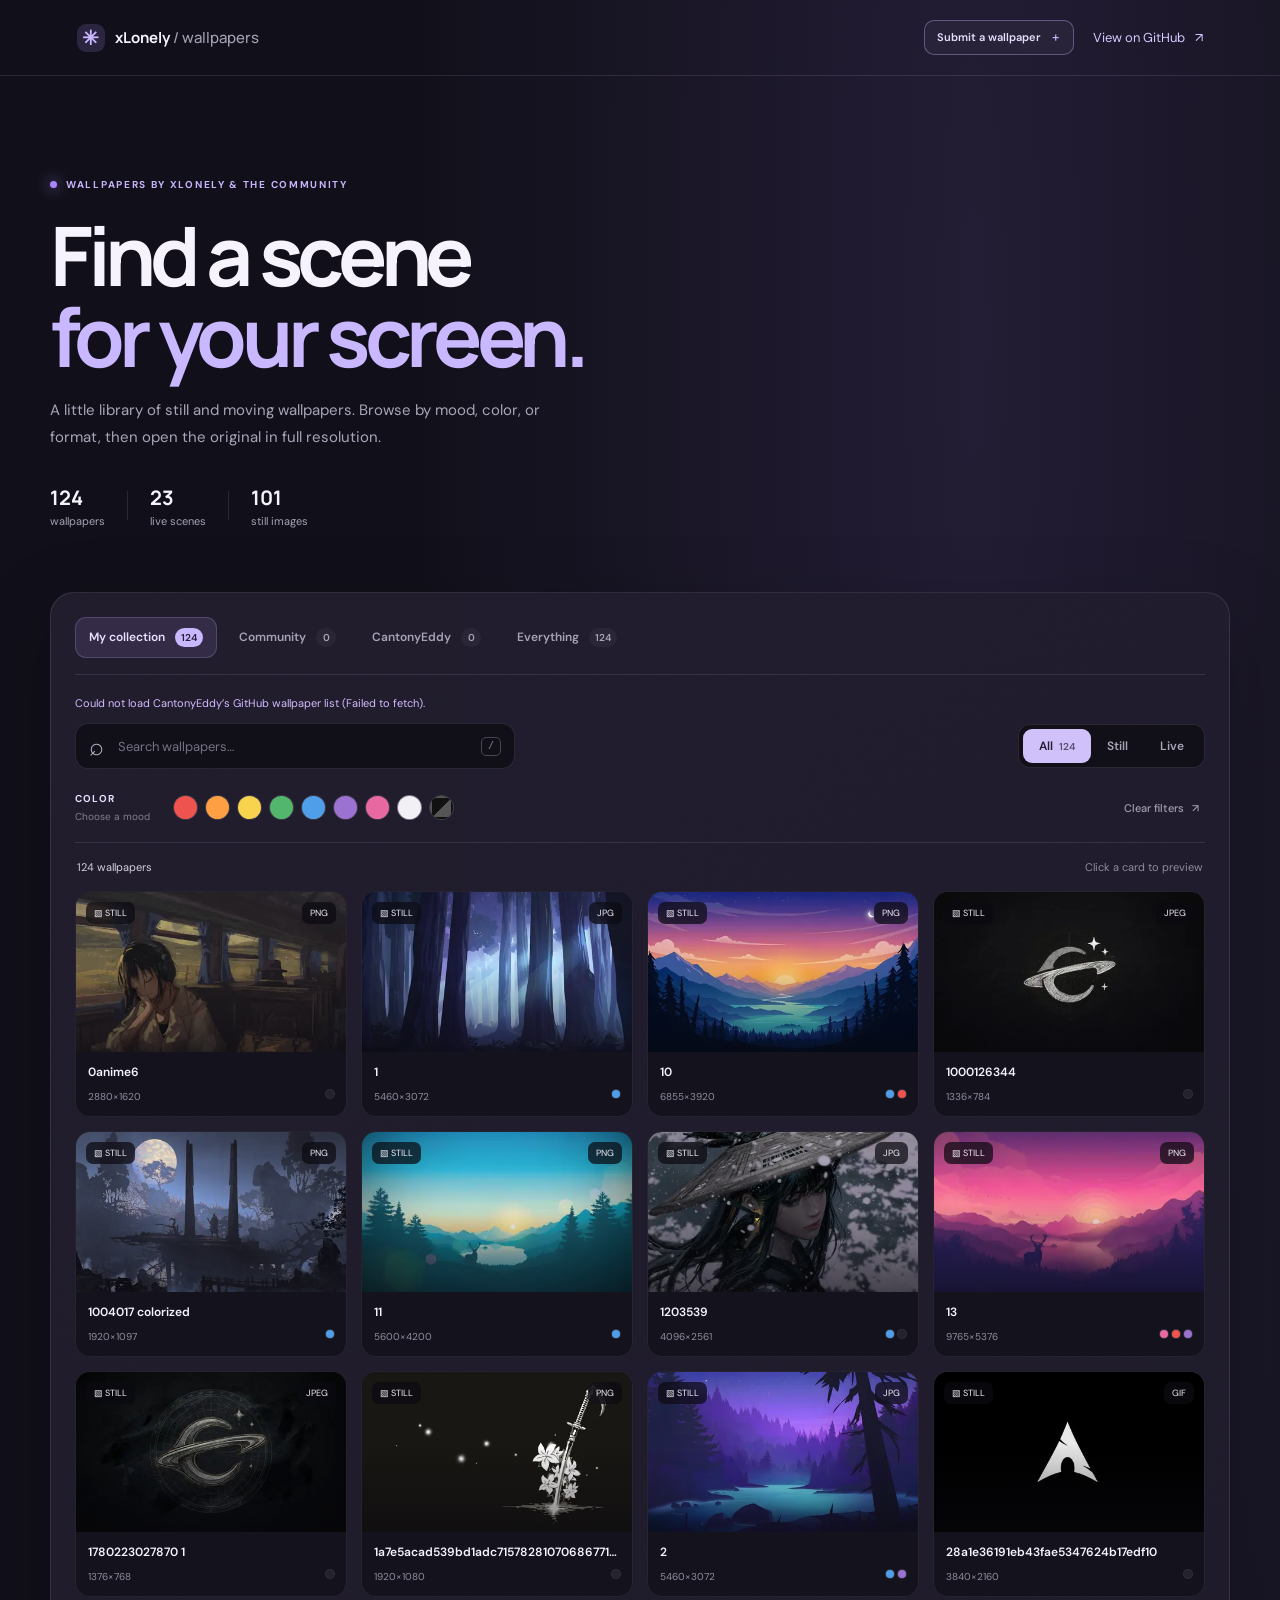
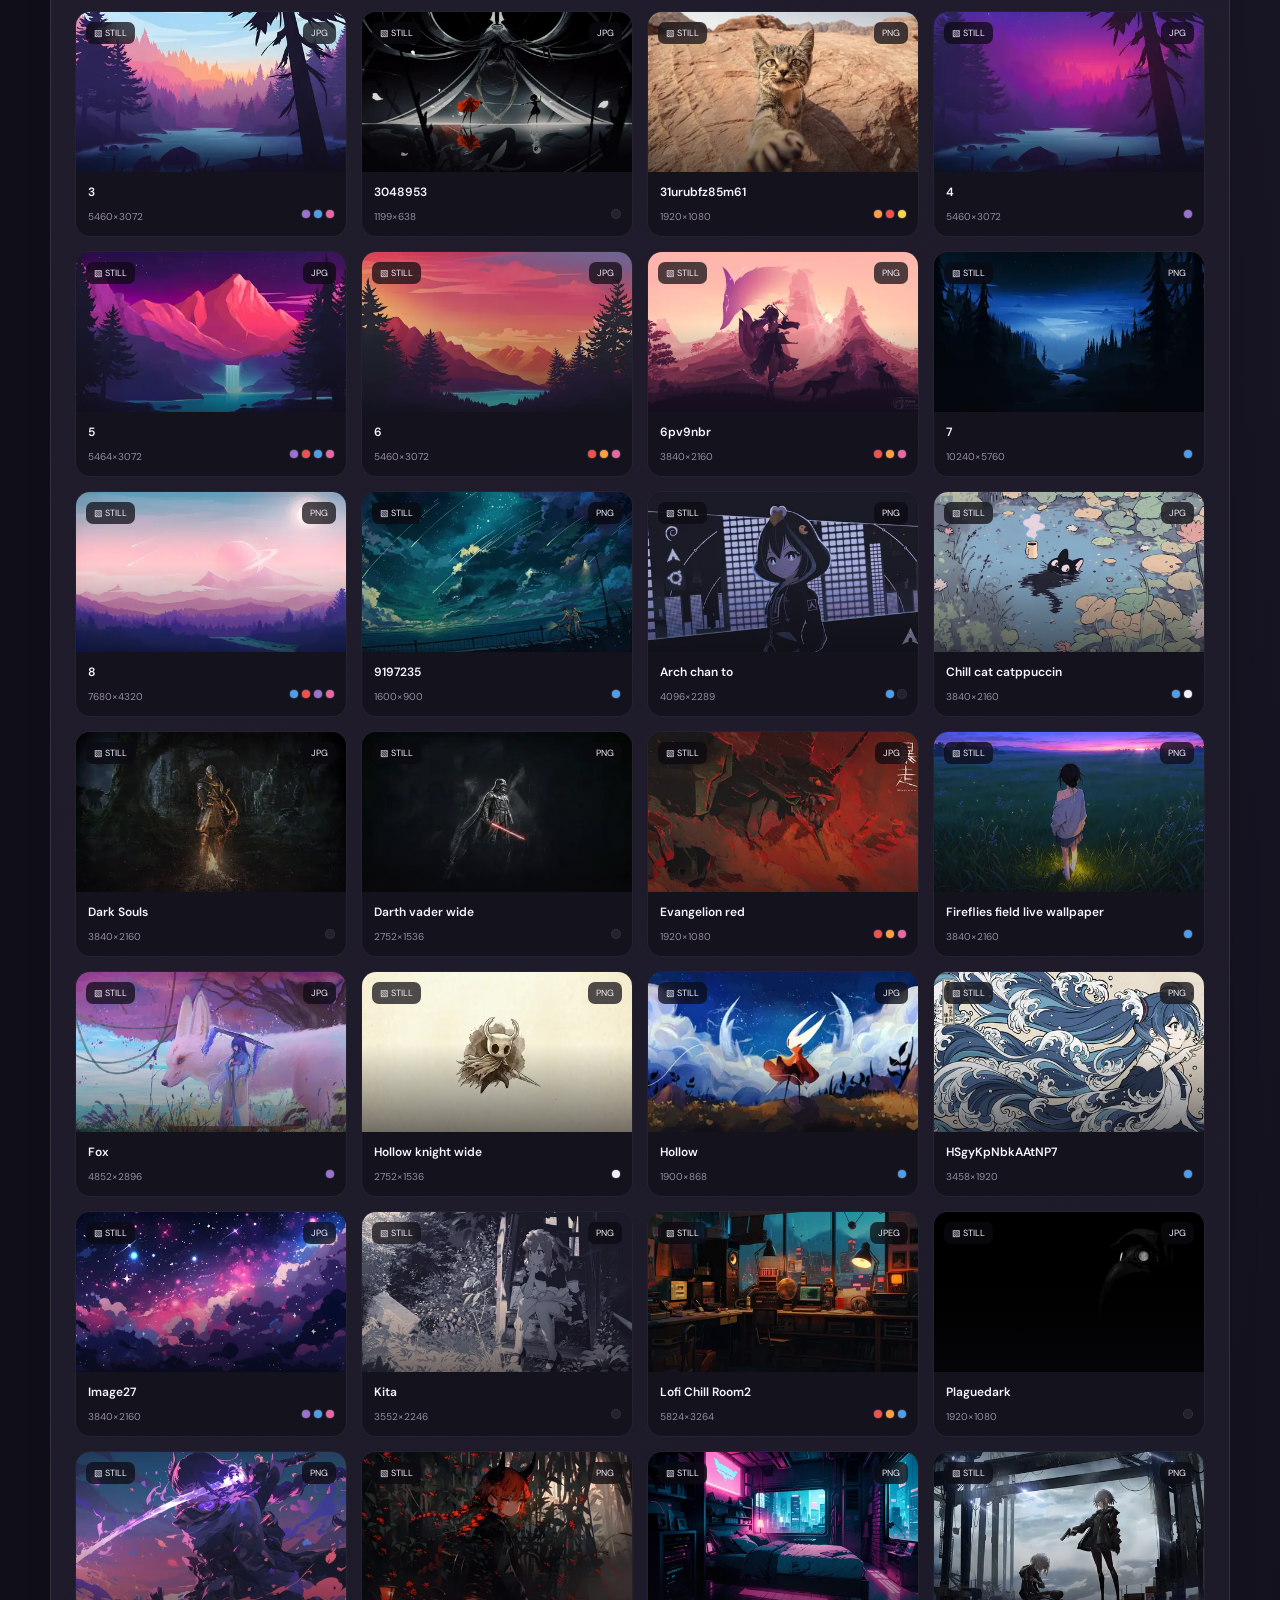
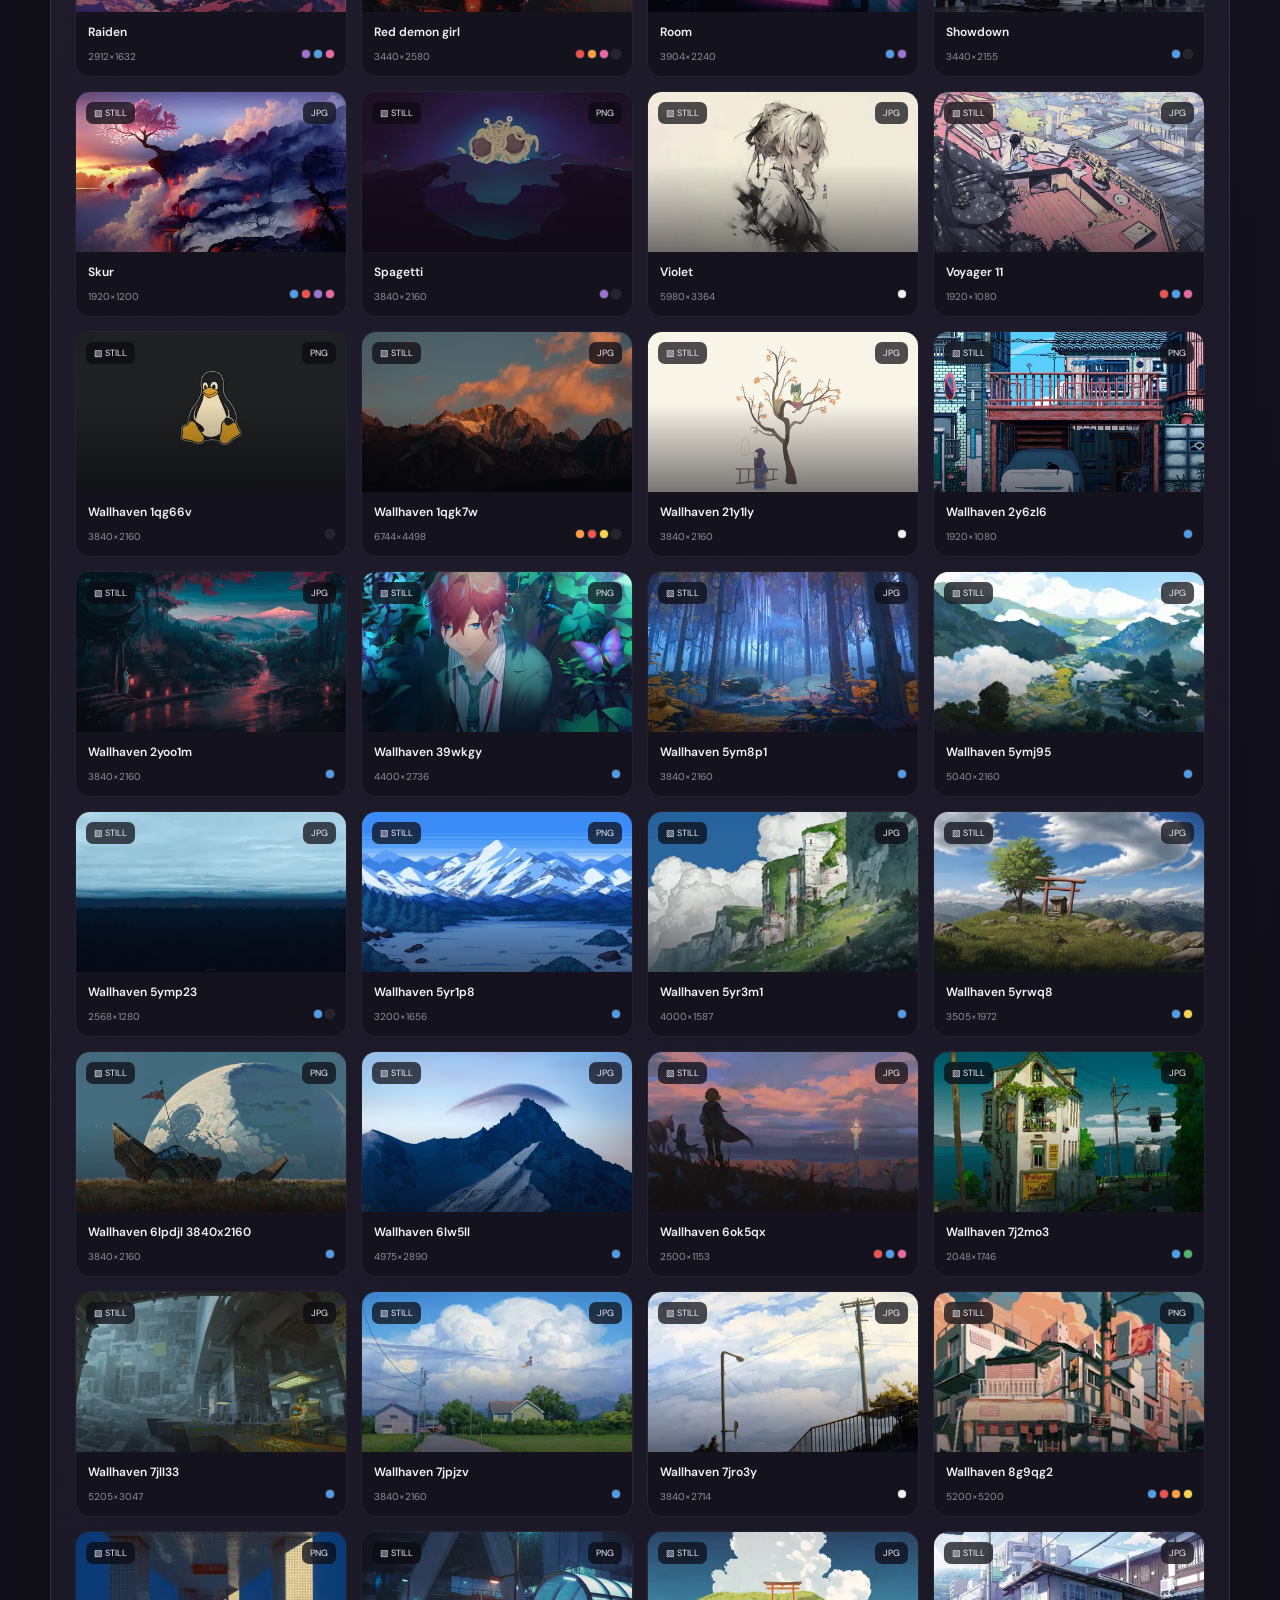
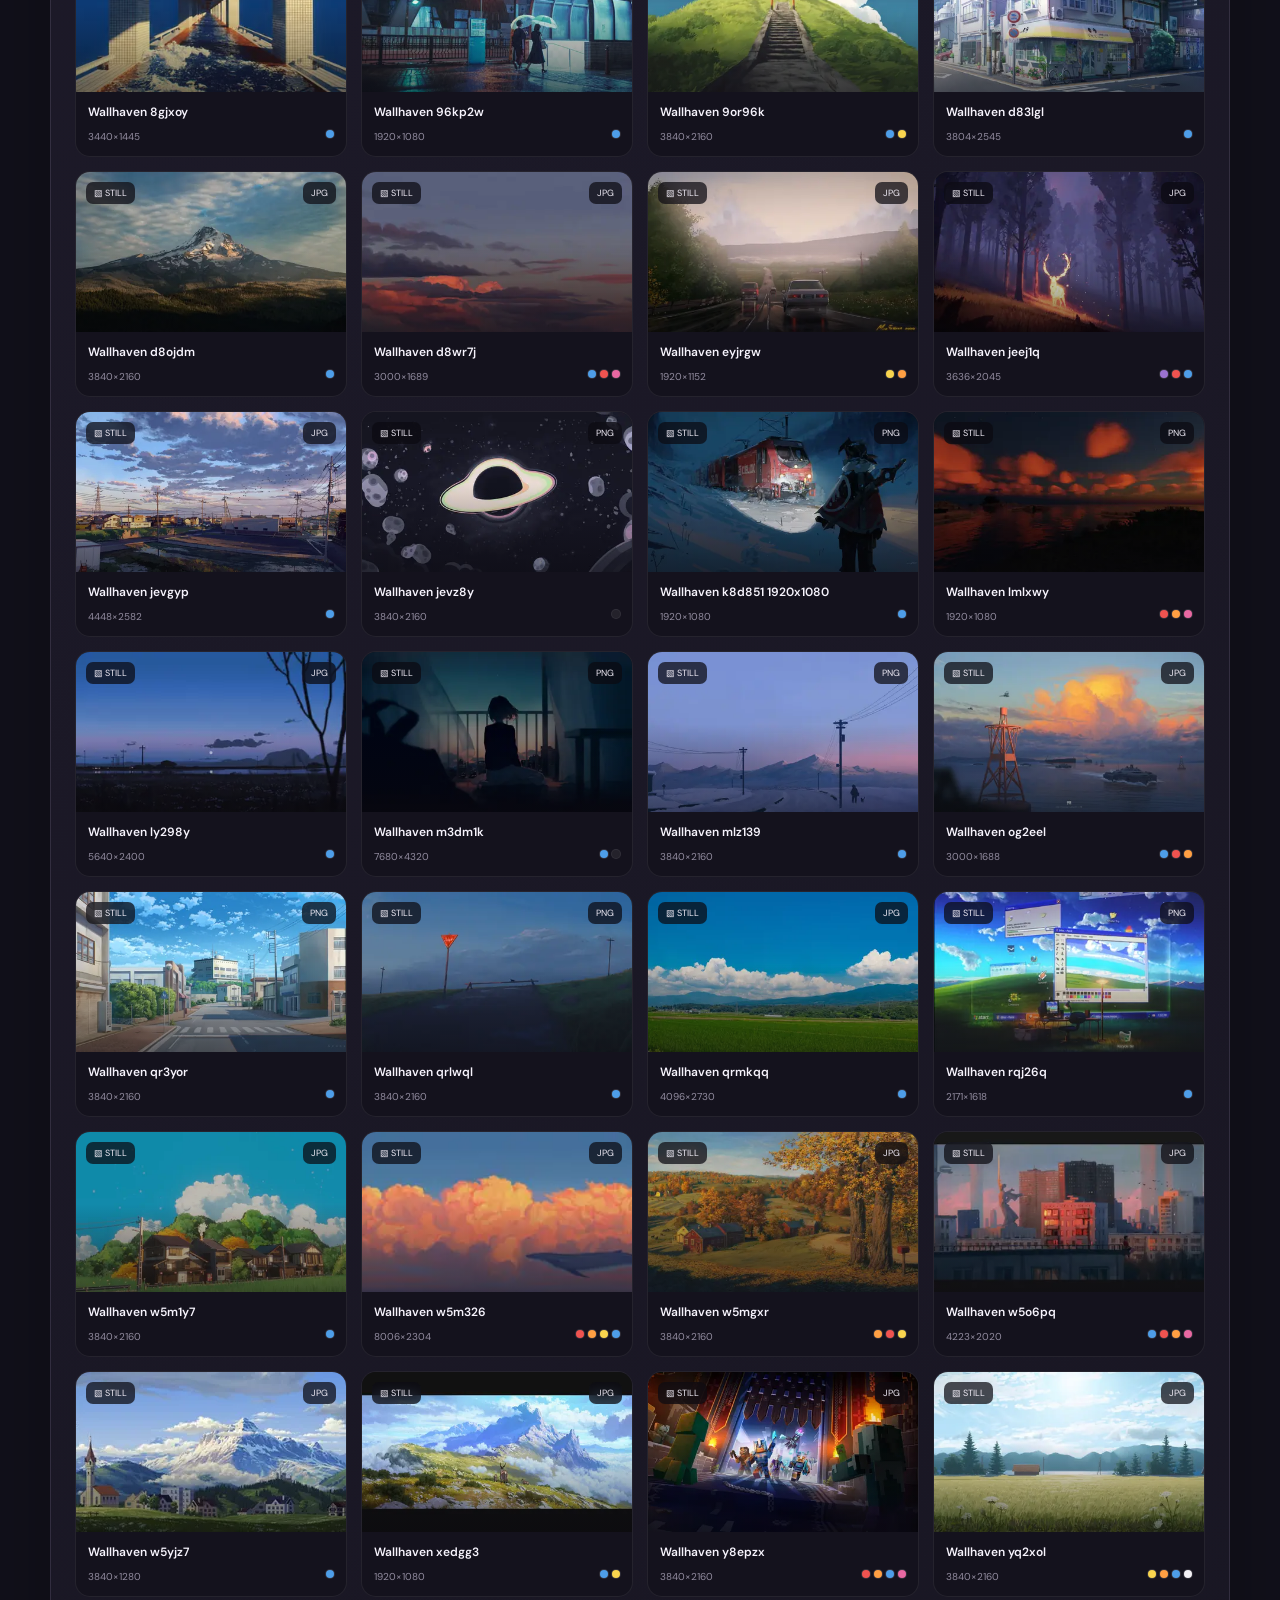
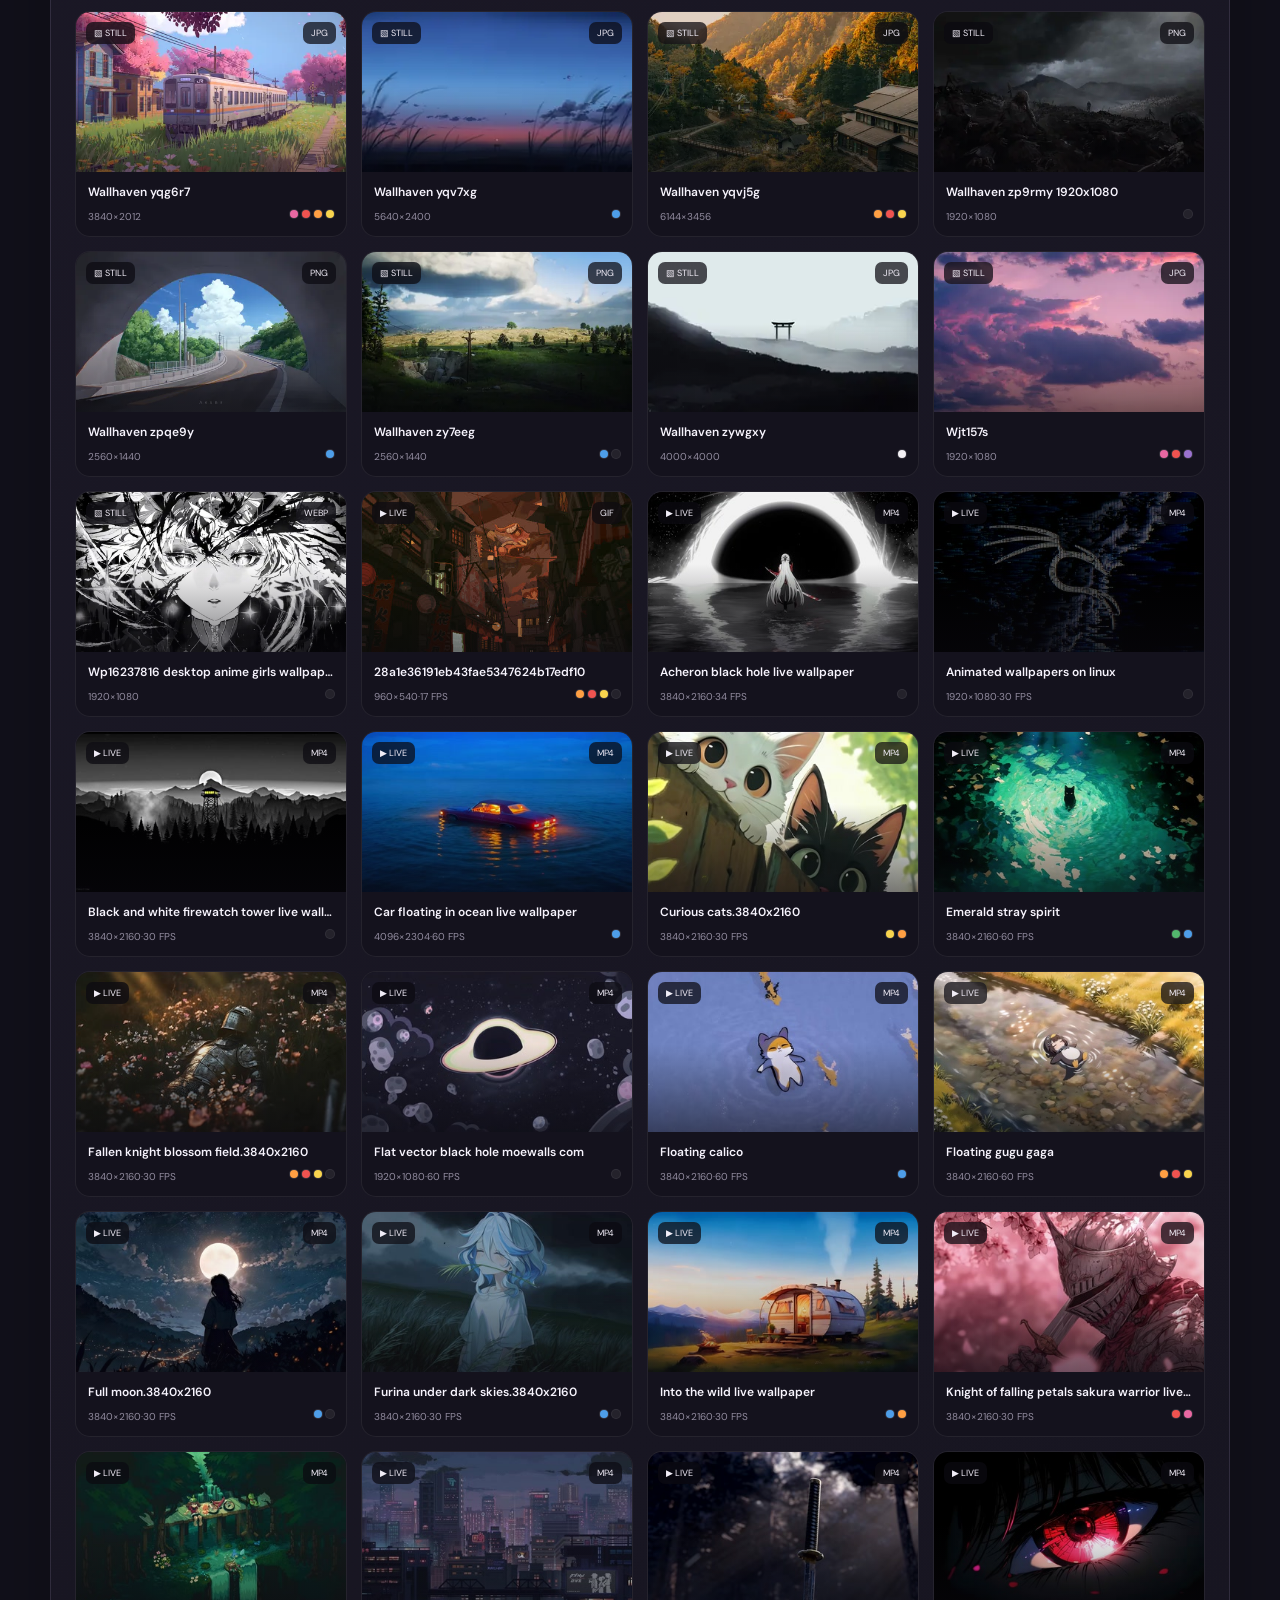
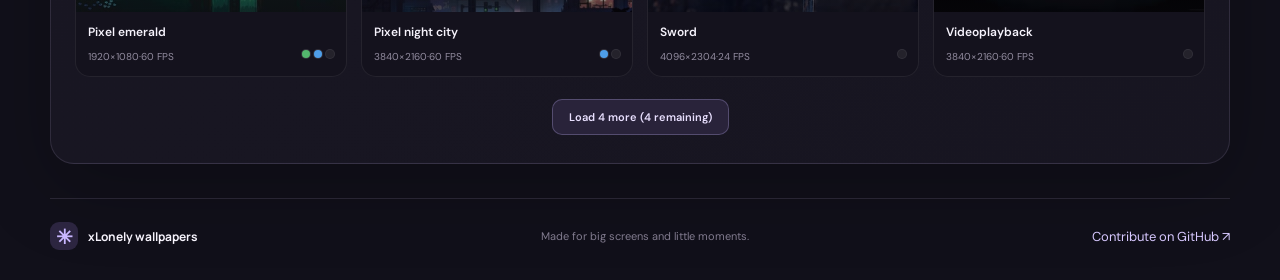
<file: index.html>
<!doctype html>
<html lang="en">
<head>
  <meta charset="utf-8">
  <meta name="viewport" content="width=device-width,initial-scale=1">
  <meta name="theme-color" content="#11101a">
  <meta name="description" content="A curated collection of still and live wallpapers, browsable by type and color.">
  <title>Wallpapers — xLonely</title>
  <link rel="icon" href="favicon.svg" type="image/svg+xml">
  <link rel="stylesheet" href="styles.css">
  <script src="submission-config.js" defer></script>
  <script src="app.js?v=github-release-thumbnails-1" defer></script>
</head>
<body>
  <header class="topbar">
    <a class="brand" href="#top" aria-label="xLonely wallpapers home"><span class="brand-mark">✳</span><span>xLonely<span class="brand-muted"> / wallpapers</span></span></a>
    <div class="top-actions"><button class="submit-wallpaper" id="submit-open">Submit a wallpaper <span aria-hidden="true">＋</span></button><a class="github-link" href="https://github.com/LonelyOmen/xlonely-wallpapers" target="_blank" rel="noreferrer">View on GitHub <span aria-hidden="true">↗</span></a></div>
  </header>
  <main id="top">
    <section class="hero">
      <p class="eyebrow"><span class="eyebrow-dot"></span> WALLPAPERS BY XLONELY & THE COMMUNITY</p>
      <h1>Find a scene<br><span>for your screen.</span></h1>
      <p class="hero-copy">A little library of still and moving wallpapers. Browse by mood, color, or format, then open the original in full resolution.</p>
      <div class="hero-stats"><div><strong id="total-count">—</strong><span>wallpapers</span></div><i></i><div><strong id="live-count">—</strong><span>live scenes</span></div><i></i><div><strong id="still-count">—</strong><span>still images</span></div></div>
    </section>
    <section class="library" aria-label="Wallpaper library">
      <div class="collection-tabs" role="group" aria-label="Wallpaper collection">
        <button class="collection-tab active" data-collection="personal" aria-pressed="true">My collection <span id="personal-tab-count">0</span></button>
        <button class="collection-tab" data-collection="community" aria-pressed="false">Community <span id="community-tab-count">0</span></button>
        <button class="collection-tab" data-collection="cantony" aria-pressed="false">CantonyEddy <span id="cantony-tab-count">0</span></button>
        <button class="collection-tab" data-collection="all" aria-pressed="false">Everything <span id="everything-tab-count">0</span></button>
      </div>
      <p id="source-status" class="source-status hidden" role="status"></p>
      <div class="toolbar">
        <label class="searchbox"><span aria-hidden="true">⌕</span><input id="search" type="search" placeholder="Search wallpapers…" autocomplete="off"><kbd>/</kbd></label>
        <div class="type-tabs" role="group" aria-label="Wallpaper type">
          <button class="type-tab active" data-kind="all">All <span id="all-tab-count"></span></button><button class="type-tab" data-kind="still">Still</button><button class="type-tab" data-kind="live">Live</button>
        </div>
      </div>
      <div class="source-category-bar hidden" id="source-category-bar"><div class="filter-title">CATEGORY <span>From CantonyEddy’s folders</span></div><div class="source-category-filters" id="source-category-filters" role="group" aria-label="Filter by source category"></div><button id="refresh-source" class="refresh-source" type="button">Refresh source</button></div>
      <div class="filterbar"><div class="filter-title">COLOR <span>Choose a mood</span></div><div class="color-filters" id="color-filters" role="group" aria-label="Filter by color"></div><button class="clear-filter" id="clear-filters">Clear filters <span>↗</span></button></div>
      <div class="results-line"><span id="results-count">Loading collection…</span><span>Click a card to preview</span></div>
      <div class="grid" id="wallpaper-grid" aria-live="polite"></div>
      <div class="load-more-wrap"><button id="load-more" class="load-more hidden" type="button">Load more wallpapers</button></div>
      <div class="empty hidden" id="empty-state"><div class="empty-icon">⌕</div><h2>No wallpapers found</h2><p>Try another search or clear your filters.</p><button id="empty-clear">Reset filters</button></div>
    </section>
  </main>
  <footer><a class="brand footer-brand" href="#top"><span class="brand-mark">✳</span> xLonely wallpapers</a><span>Made for big screens and little moments.</span><a href="https://github.com/LonelyOmen/xlonely-wallpapers" target="_blank" rel="noreferrer">Contribute on GitHub ↗</a></footer>
  <dialog id="submit-dialog" class="submit-dialog" aria-labelledby="submit-heading">
    <button class="viewer-close" id="submit-close" aria-label="Close submission form">×</button>
    <div class="submit-content">
      <span class="viewer-kind">COMMUNITY WALLPAPERS</span>
      <h2 id="submit-heading">Share a wallpaper</h2>
      <p class="submit-intro">Sign in with GitHub, then send a wallpaper for review. Approved files join the public gallery.</p>
      <div id="submit-auth" class="submit-auth"><a class="download-button" id="github-login" href="#">Continue with GitHub <span>↗</span></a><p id="submit-status" role="status"></p></div>
      <div id="submit-user" class="submit-user hidden"><span id="submit-user-name"></span><button id="submit-logout" type="button">Sign out</button><span id="submit-quota"></span></div>
      <form id="submit-form" class="submit-form hidden">
        <label>Wallpaper title<input id="wall-title" name="title" maxlength="80" required placeholder="A short name for the wallpaper"></label>
        <div class="form-row"><label>Type<select id="wall-kind" name="kind"><option value="still">Still image</option><option value="live">Live wallpaper</option></select></label><label>File<input id="wall-file" name="file" type="file" accept="image/jpeg,image/png,image/webp,image/gif,video/mp4,video/webm,video/quicktime" required><small>Supported images and videos, under 99 MB.</small></label></div>
        <label>Artist / creator (optional)<input id="wall-creator" maxlength="80" placeholder="Credit the artist when known"></label>
        <label>Source or permission link (optional)<input id="wall-source" type="url" maxlength="500" placeholder="Where the wallpaper came from"></label>
        <fieldset><legend>Color tags (choose up to 3)</legend><div class="submit-colors"><label><input type="checkbox" name="wall-color" value="red"><span>red</span></label><label><input type="checkbox" name="wall-color" value="orange"><span>orange</span></label><label><input type="checkbox" name="wall-color" value="yellow"><span>yellow</span></label><label><input type="checkbox" name="wall-color" value="green"><span>green</span></label><label><input type="checkbox" name="wall-color" value="blue"><span>blue</span></label><label><input type="checkbox" name="wall-color" value="purple"><span>purple</span></label><label><input type="checkbox" name="wall-color" value="pink"><span>pink</span></label><label><input type="checkbox" name="wall-color" value="white"><span>white</span></label><label><input type="checkbox" name="wall-color" value="black"><span>black</span></label></div></fieldset>
        <label class="rights-check"><input id="wall-rights" type="checkbox" required><span>I have permission to share this file and included credit/source information where available.</span></label>
        <button class="download-button submit-button" type="submit" id="submit-button">Upload for review <span>↑</span></button>
        <p id="upload-status" class="upload-status" role="status"></p>
      </form>
    </div>
  </dialog>
  <dialog id="viewer" aria-label="Wallpaper preview"><button class="viewer-close" id="viewer-close" aria-label="Close preview">×</button><div class="viewer-media" id="viewer-media"></div><div class="viewer-info"><div><span class="viewer-kind" id="viewer-kind"></span><h2 id="viewer-name"></h2><p id="viewer-meta"></p><p class="viewer-contributor" id="viewer-contributor"></p></div><a class="download-button" id="download-link" href="#">Download original <span>↗</span></a></div></dialog>
</body>
</html>
</file>
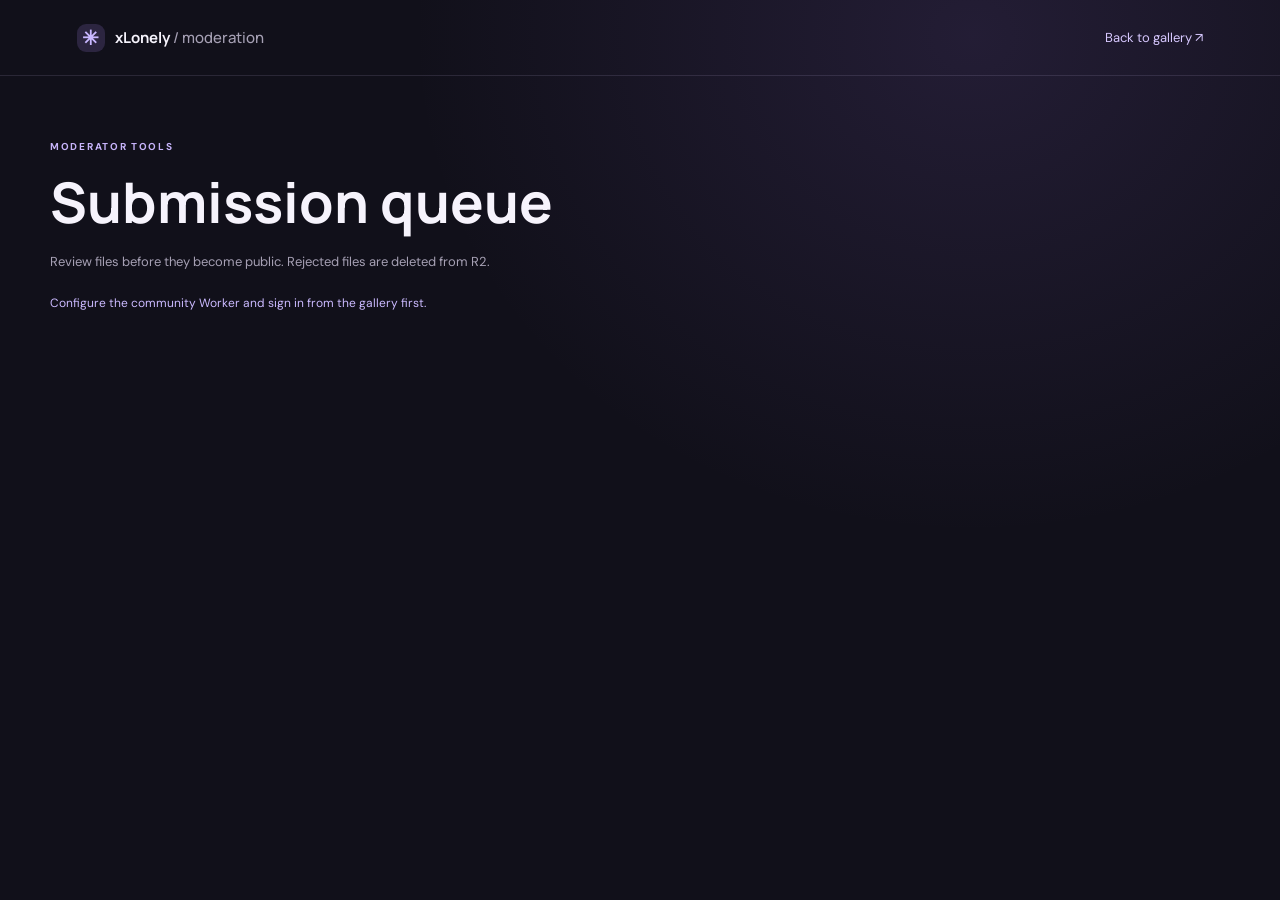
<file: admin.html>
<!doctype html>
<html lang="en">
<head>
  <meta charset="utf-8">
  <meta name="viewport" content="width=device-width,initial-scale=1">
  <meta name="theme-color" content="#11101a">
  <title>Moderation — xLonely Wallpapers</title>
  <link rel="stylesheet" href="styles.css">
  <script src="submission-config.js" defer></script>
  <script src="admin.js" defer></script>
</head>
<body>
  <header class="topbar"><a class="brand" href="./"><span class="brand-mark">✳</span><span>xLonely<span class="brand-muted"> / moderation</span></span></a><a class="github-link" href="./">Back to gallery ↗</a></header>
  <main class="admin-main"><p class="eyebrow">MODERATOR TOOLS</p><h1>Submission queue</h1><p class="admin-description">Review files before they become public. Rejected files are deleted from R2.</p><div id="admin-message" role="status" class="admin-message"></div><div id="admin-list" class="admin-list"></div></main>
</body>
</html>
</file>
<file: styles.css>
@import url('https://fonts.googleapis.com/css2?family=DM+Sans:wght@400;500;600;700&family=Manrope:wght@400;500;600;700;800&display=swap');
:root{color-scheme:dark;--bg:#11101a;--panel:#191723;--panel-2:#201d2c;--text:#f6f3fc;--muted:#a6a0b4;--line:rgba(218,204,255,.12);--accent:#c9b7ff;--accent-dark:#28213a;--radius:20px}*{box-sizing:border-box}html{scroll-behavior:smooth}body{margin:0;background:radial-gradient(ellipse at 76% 4%,rgba(125,92,185,.17),transparent 35rem),var(--bg);color:var(--text);font-family:'DM Sans',sans-serif;min-height:100vh}.topbar{height:76px;padding:0 clamp(22px,6vw,96px);border-bottom:1px solid var(--line);display:flex;align-items:center;justify-content:space-between}.brand{display:flex;align-items:center;gap:10px;color:var(--text);text-decoration:none;font-family:Manrope,sans-serif;font-weight:700;font-size:15px}.brand-mark{display:grid;place-items:center;width:28px;height:28px;border-radius:9px;background:#2c2540;color:var(--accent);font-size:20px}.brand-muted{color:var(--muted);font-weight:500}.github-link,footer>a:last-child{color:#d7c8ff;text-decoration:none;font-size:13px}.github-link span{padding-left:7px}main{width:min(1180px,calc(100% - 44px));margin:auto}.hero{padding:92px 0 64px;max-width:670px}.eyebrow{font-size:10px;letter-spacing:.17em;color:#c7b4fa;font-weight:700;display:flex;align-items:center;gap:9px}.eyebrow-dot{width:7px;height:7px;border-radius:50%;background:#a986ff;box-shadow:0 0 14px #a986ff}.hero h1{font-family:Manrope,sans-serif;font-size:clamp(48px,8vw,82px);letter-spacing:-.065em;line-height:.99;margin:24px 0 20px;font-weight:700}.hero h1 span{color:#c9b7ff}.hero-copy{max-width:490px;color:#aaa4b8;line-height:1.75;font-size:15px}.hero-stats{display:flex;align-items:center;gap:22px;margin-top:34px}.hero-stats div{display:flex;flex-direction:column;gap:3px}.hero-stats strong{font-family:Manrope,sans-serif;font-size:20px}.hero-stats span{color:var(--muted);font-size:11px}.hero-stats i{height:29px;width:1px;background:var(--line)}.library{border:1px solid var(--line);background:linear-gradient(145deg,rgba(34,30,47,.97),rgba(24,22,33,.96));border-radius:24px;padding:24px;box-shadow:0 24px 80px rgba(0,0,0,.22)}.toolbar{display:flex;gap:14px;align-items:center;justify-content:space-between}.searchbox{height:46px;display:flex;align-items:center;gap:12px;background:#111019;border:1px solid var(--line);border-radius:13px;padding:0 13px;flex:1;max-width:440px;color:#b9b2c7}.searchbox>span{font-size:25px;line-height:1}.searchbox input{font:inherit;color:var(--text);background:transparent;border:0;outline:0;width:100%;font-size:13px}.searchbox input::placeholder{color:#777184}.searchbox kbd{font-size:10px;color:#8b8498;border:1px solid #494354;padding:3px 6px;border-radius:5px}.type-tabs{display:flex;background:#111019;border:1px solid var(--line);border-radius:12px;padding:4px}.type-tab{border:0;background:transparent;color:#aaa4b8;padding:9px 16px;border-radius:9px;font:600 12px 'DM Sans';cursor:pointer}.type-tab.active{background:#d0c1fa;color:#241d32}.type-tab span{font-size:10px;opacity:.7;margin-left:3px}.filterbar{display:flex;align-items:center;gap:24px;padding:23px 0 19px;border-bottom:1px solid var(--line)}.filter-title{font-size:10px;letter-spacing:.12em;color:#e6dfff;font-weight:700;white-space:nowrap}.filter-title span{display:block;margin-top:5px;color:#837d90;font-size:10px;font-weight:400;letter-spacing:0}.color-filters{display:flex;gap:9px;align-items:center;flex-wrap:wrap}.color-filter{width:23px;height:23px;border:2px solid transparent;border-radius:50%;cursor:pointer;position:relative;box-shadow:0 0 0 1px rgba(255,255,255,.13);transition:.16s}.color-filter:hover{transform:scale(1.12)}.color-filter.active{outline:2px solid #e9e0ff;outline-offset:3px}.color-filter[data-color=white]{box-shadow:0 0 0 1px #80798c}.color-filter[data-color=black]{background:linear-gradient(135deg,#111 50%,#555 50%)!important}.clear-filter{margin-left:auto;background:transparent;border:0;color:#a59daf;font:500 11px 'DM Sans';cursor:pointer;white-space:nowrap}.clear-filter span{margin-left:5px}.results-line{display:flex;justify-content:space-between;padding:17px 2px;color:#918b9c;font-size:11px}.results-line span:first-child{color:#d6d1df}.grid{display:grid;grid-template-columns:repeat(4,minmax(0,1fr));gap:14px}.card{min-width:0;border-radius:15px;overflow:hidden;background:#14121d;border:1px solid rgba(255,255,255,.07);cursor:pointer;transition:transform .2s,border-color .2s,box-shadow .2s}.card:hover{transform:translateY(-4px);border-color:rgba(201,183,255,.48);box-shadow:0 15px 30px #09080d88}.card-image{height:160px;position:relative;background:#211d2c;overflow:hidden}.card-image img{display:block;width:100%;height:100%;object-fit:cover;transition:transform .4s}.card:hover .card-image img{transform:scale(1.045)}.card-image:after{content:'';position:absolute;inset:45% 0 0;background:linear-gradient(transparent,rgba(9,8,14,.54));pointer-events:none}.badge{position:absolute;top:10px;z-index:1;background:rgba(12,11,17,.72);backdrop-filter:blur(8px);padding:5px 8px;border-radius:7px;font-size:9px;color:#f1edf7}.badge.kind{left:10px}.badge.format{right:10px}.card-info{padding:12px 12px 13px}.card-title{font-size:12px;font-weight:600;white-space:nowrap;overflow:hidden;text-overflow:ellipsis;margin:0 0 10px}.card-meta{display:flex;justify-content:space-between;gap:5px;color:#938da0;font-size:10px}.swatches{display:flex;gap:4px}.swatch{height:8px;width:8px;border-radius:50%;box-shadow:0 0 0 1px #ffffff20}.empty{padding:64px 20px;text-align:center}.empty.hidden{display:none}.empty-icon{font-size:38px;color:#8c7bb3}.empty h2{font:600 19px Manrope;margin:8px}.empty p{font-size:13px;color:var(--muted)}.empty button{margin-top:12px;background:#c9b7ff;border:0;border-radius:10px;padding:10px 15px;color:#211b2d;font-weight:700;cursor:pointer}footer{width:min(1180px,calc(100% - 44px));margin:34px auto 0;padding:23px 0 30px;border-top:1px solid var(--line);display:flex;justify-content:space-between;align-items:center;color:#817b8e;font-size:11px}.footer-brand{font-size:12px}dialog{width:min(1040px,calc(100% - 28px));max-width:none;max-height:calc(100dvh - 36px);padding:0;background:#17151f;color:var(--text);border:1px solid #a894d833;border-radius:20px;box-shadow:0 28px 100px #000b;overflow:hidden}dialog::backdrop{background:#09080dbb;backdrop-filter:blur(9px)}.viewer-close{position:absolute;right:14px;top:14px;z-index:2;width:38px;height:38px;border:1px solid #ffffff28;background:#121018bb;color:white;border-radius:50%;font-size:24px;cursor:pointer}.viewer-media{background:#0c0b10;display:grid;place-items:center;max-height:70vh;min-height:180px}.viewer-media img,.viewer-media video{display:block;max-width:100%;max-height:70vh;object-fit:contain}.viewer-info{padding:20px 24px;display:flex;align-items:center;justify-content:space-between;gap:16px}.viewer-kind{font-size:9px;letter-spacing:.12em;color:#bda6ff;text-transform:uppercase}.viewer-info h2{margin:5px 0;font:600 19px Manrope}.viewer-info p{margin:0;color:#9c96a8;font-size:12px}.download-button{padding:12px 15px;border-radius:10px;background:#cbbaff;color:#211b2b;text-decoration:none;font-size:12px;font-weight:700;white-space:nowrap}.download-button span{padding-left:9px}@media(max-width:900px){.grid{grid-template-columns:repeat(3,minmax(0,1fr))}.card-image{height:145px}}@media(max-width:650px){main{width:min(100% - 26px,1180px)}.topbar{height:64px;padding:0 16px}.hero{padding:66px 0 45px}.hero-copy{font-size:14px}.library{padding:15px;border-radius:18px}.toolbar{align-items:stretch;flex-direction:column}.searchbox{max-width:none}.type-tabs{align-self:flex-start}.filterbar{gap:13px;align-items:flex-start}.filter-title{padding-top:6px}.color-filters{gap:8px}.color-filter{width:20px;height:20px}.clear-filter{font-size:0;padding:6px 2px}.clear-filter span{font-size:15px}.grid{grid-template-columns:repeat(2,minmax(0,1fr));gap:10px}.card-image{height:125px}.card-info{padding:10px}.results-line span:last-child{display:none}footer{width:calc(100% - 28px);flex-wrap:wrap;gap:13px}.footer-brand{width:100%}.viewer-info{padding:16px;align-items:flex-start;flex-direction:column}.download-button{width:100%;text-align:center}}@media(prefers-reduced-motion:reduce){*,*:before,*:after{scroll-behavior:auto!important;transition:none!important}}
.top-actions{display:flex;align-items:center;gap:19px}.submit-wallpaper{border:1px solid rgba(201,183,255,.36);background:#29233a;color:#e9e0ff;border-radius:10px;padding:9px 12px;font:600 11px 'DM Sans';cursor:pointer}.submit-wallpaper span{padding-left:6px;color:#c9b7ff}.submit-dialog{width:min(620px,calc(100% - 24px));max-height:calc(100dvh - 28px);overflow:auto}.submit-content{padding:34px}.submit-content h2{font:700 26px Manrope;margin:7px 0}.submit-intro,.submit-content p{color:#a6a0b4;font-size:12px;line-height:1.6}.submit-auth{margin-top:22px}.submit-auth .download-button{display:inline-block}.submit-user{display:flex;align-items:center;gap:12px;padding:12px;background:#111019;border:1px solid var(--line);border-radius:12px;margin:20px 0}.submit-user span:first-child{font-weight:600;color:#e9e0ff}.submit-user button{background:transparent;border:0;color:#a9a1b6;text-decoration:underline;cursor:pointer;font:inherit;font-size:11px}.submit-user span:last-child{margin-left:auto;color:#aaa4b8;font-size:10px}.submit-form{display:flex;flex-direction:column;gap:14px;margin-top:17px}.submit-form.hidden,.submit-user.hidden,.submit-auth.hidden{display:none}.submit-form>label,.form-row>label{display:flex;flex-direction:column;gap:6px;color:#e7e1ef;font-size:11px;font-weight:600}.submit-form input:not([type=checkbox]),.submit-form select{width:100%;border-radius:9px;border:1px solid var(--line);background:#111019;padding:10px;color:#f6f3fc;font:12px 'DM Sans';outline:none}.submit-form input:focus,.submit-form select:focus{border-color:#a98be3}.submit-form small{font-weight:400;color:#898395;font-size:10px}.form-row{display:grid;grid-template-columns:1fr 1.5fr;gap:12px}.submit-form fieldset{border:1px solid var(--line);border-radius:10px;padding:10px}.submit-form legend{color:#d8cfff;font-size:10px;padding:0 5px}.submit-colors{display:flex;gap:6px;flex-wrap:wrap}.submit-colors label{position:relative}.submit-colors input{position:absolute;opacity:0;pointer-events:none}.submit-colors span{display:block;padding:6px 8px;border:1px solid var(--line);border-radius:20px;color:#a8a1b4;font-size:10px;cursor:pointer}.submit-colors input:checked+span{background:#c9b7ff;border-color:#c9b7ff;color:#211b2c}.rights-check{display:flex;align-items:flex-start;gap:9px;color:#aaa4b8;font-size:10px;line-height:1.5}.rights-check input{margin-top:2px;accent-color:#c9b7ff}.submit-button{border:0;cursor:pointer;font-family:'DM Sans';font-size:12px}.submit-button:disabled{opacity:.55;cursor:wait}.upload-status{min-height:18px;margin:0!important;color:#d5c8ff!important}.admin-main{padding:54px 0 80px}.admin-main h1{font:700 clamp(34px,6vw,56px) Manrope;margin:10px 0}.admin-description{color:var(--muted);font-size:13px}.admin-message{padding:12px 0;color:#cbbaff;font-size:12px}.admin-list{display:flex;flex-direction:column;gap:14px}.review-card{display:grid;grid-template-columns:minmax(240px,.9fr) 1fr;gap:18px;padding:16px;border:1px solid var(--line);background:var(--panel);border-radius:16px}.review-media{min-height:180px;background:#111019;border-radius:12px;display:grid;place-items:center;overflow:hidden}.review-media img,.review-media video{display:block;width:100%;max-height:340px;object-fit:contain}.review-details h2{font:600 18px Manrope;margin:8px 0}.review-details p{color:#a9a2b5;font-size:11px;overflow-wrap:anywhere}.review-details a{color:#cbbaff}.review-actions{display:flex;gap:9px;margin-top:15px}.review-actions button{border:0;border-radius:9px;padding:9px 12px;background:#c9b7ff;color:#211b2b;font:600 11px 'DM Sans';cursor:pointer}.review-actions button[data-decision=reject]{background:#3b2531;color:#ffbfd1}.review-actions button:disabled{opacity:.55}@media(max-width:650px){.top-actions{gap:8px}.submit-wallpaper{font-size:0;padding:9px 10px}.submit-wallpaper span{font-size:16px;padding:0}.submit-content{padding:28px 18px}.form-row{grid-template-columns:1fr}.submit-user{flex-wrap:wrap}.submit-user span:last-child{width:100%;margin:0}.review-card{grid-template-columns:1fr}.admin-main{padding-top:36px}}

.collection-tabs{display:flex;align-items:center;gap:8px;margin-bottom:20px;padding-bottom:16px;border-bottom:1px solid var(--line)}
.collection-tab{display:inline-flex;align-items:center;gap:10px;border:1px solid transparent;border-radius:11px;background:transparent;color:#a9a2b6;padding:10px 13px;font:600 12px 'DM Sans';cursor:pointer;transition:background .18s,border-color .18s,color .18s}
.collection-tab span{min-width:20px;padding:3px 6px;border-radius:20px;background:#ffffff0b;color:#aaa3b7;text-align:center;font-size:10px}
.collection-tab:hover{background:#ffffff08;color:#eee9f7}
.collection-tab.active{border-color:#c9b7ff33;background:#342c46;color:#eadfff}
.collection-tab.active span{background:#c9b7ff;color:#241d30}
.card-contributor{margin:4px 0 0;color:#9690a1;font-size:10px;line-height:1.4}
.card-contributor span,.viewer-contributor{color:#c9b7ff}
.viewer-contributor{margin-top:6px!important;font-size:11px!important}
.viewer-contributor.hidden{display:none}
@media(max-width:650px){.collection-tabs{gap:4px;overflow-x:auto}.collection-tab{flex:0 0 auto;padding:9px 10px;font-size:11px}}

.source-category-bar{display:flex;align-items:center;gap:24px;padding:18px 0;border-bottom:1px solid var(--line)}
.source-category-filters{display:flex;align-items:center;gap:7px;flex-wrap:wrap}
.source-category-tab{border:1px solid var(--line);border-radius:999px;background:#111019;color:#a9a2b6;padding:7px 10px;font:500 10px 'DM Sans';cursor:pointer}
.source-category-tab:hover{border-color:#c9b7ff66;color:#e9e0ff}
.source-category-tab.active{border-color:#c9b7ff;background:#c9b7ff;color:#241d30}
.card-category{display:inline-block;margin:-4px 0 8px;padding:4px 7px;border:1px solid #c9b7ff33;border-radius:999px;color:#c9b7ff;font-size:9px}
.card-contributor a,.viewer-contributor a{color:#c9b7ff;text-decoration:none}
.card-contributor a:hover,.viewer-contributor a:hover{text-decoration:underline}
.source-status{margin:0 0 12px;color:#d4bcff;font-size:11px;line-height:1.5}
.load-more-wrap{display:flex;justify-content:center;padding:22px 0 4px}
.load-more{border:1px solid #c9b7ff45;border-radius:10px;background:#29233a;color:#e9e0ff;padding:10px 16px;font:600 11px 'DM Sans';cursor:pointer}
.load-more:hover{background:#38304a}
.load-more.hidden{display:none}
@media(max-width:650px){.source-category-bar{align-items:flex-start;flex-direction:column;gap:12px}.source-category-filters{gap:6px}}
.source-category-bar.hidden{display:none}
.refresh-source{margin-left:auto;flex:0 0 auto;border:1px solid #c9b7ff45;border-radius:9px;background:#29233a;color:#e9e0ff;padding:7px 10px;font:500 10px 'DM Sans';cursor:pointer}
.refresh-source:hover{background:#38304a}
.refresh-source:disabled{opacity:.55;cursor:wait}
@media(max-width:650px){.refresh-source{margin-left:0}}
</file>
